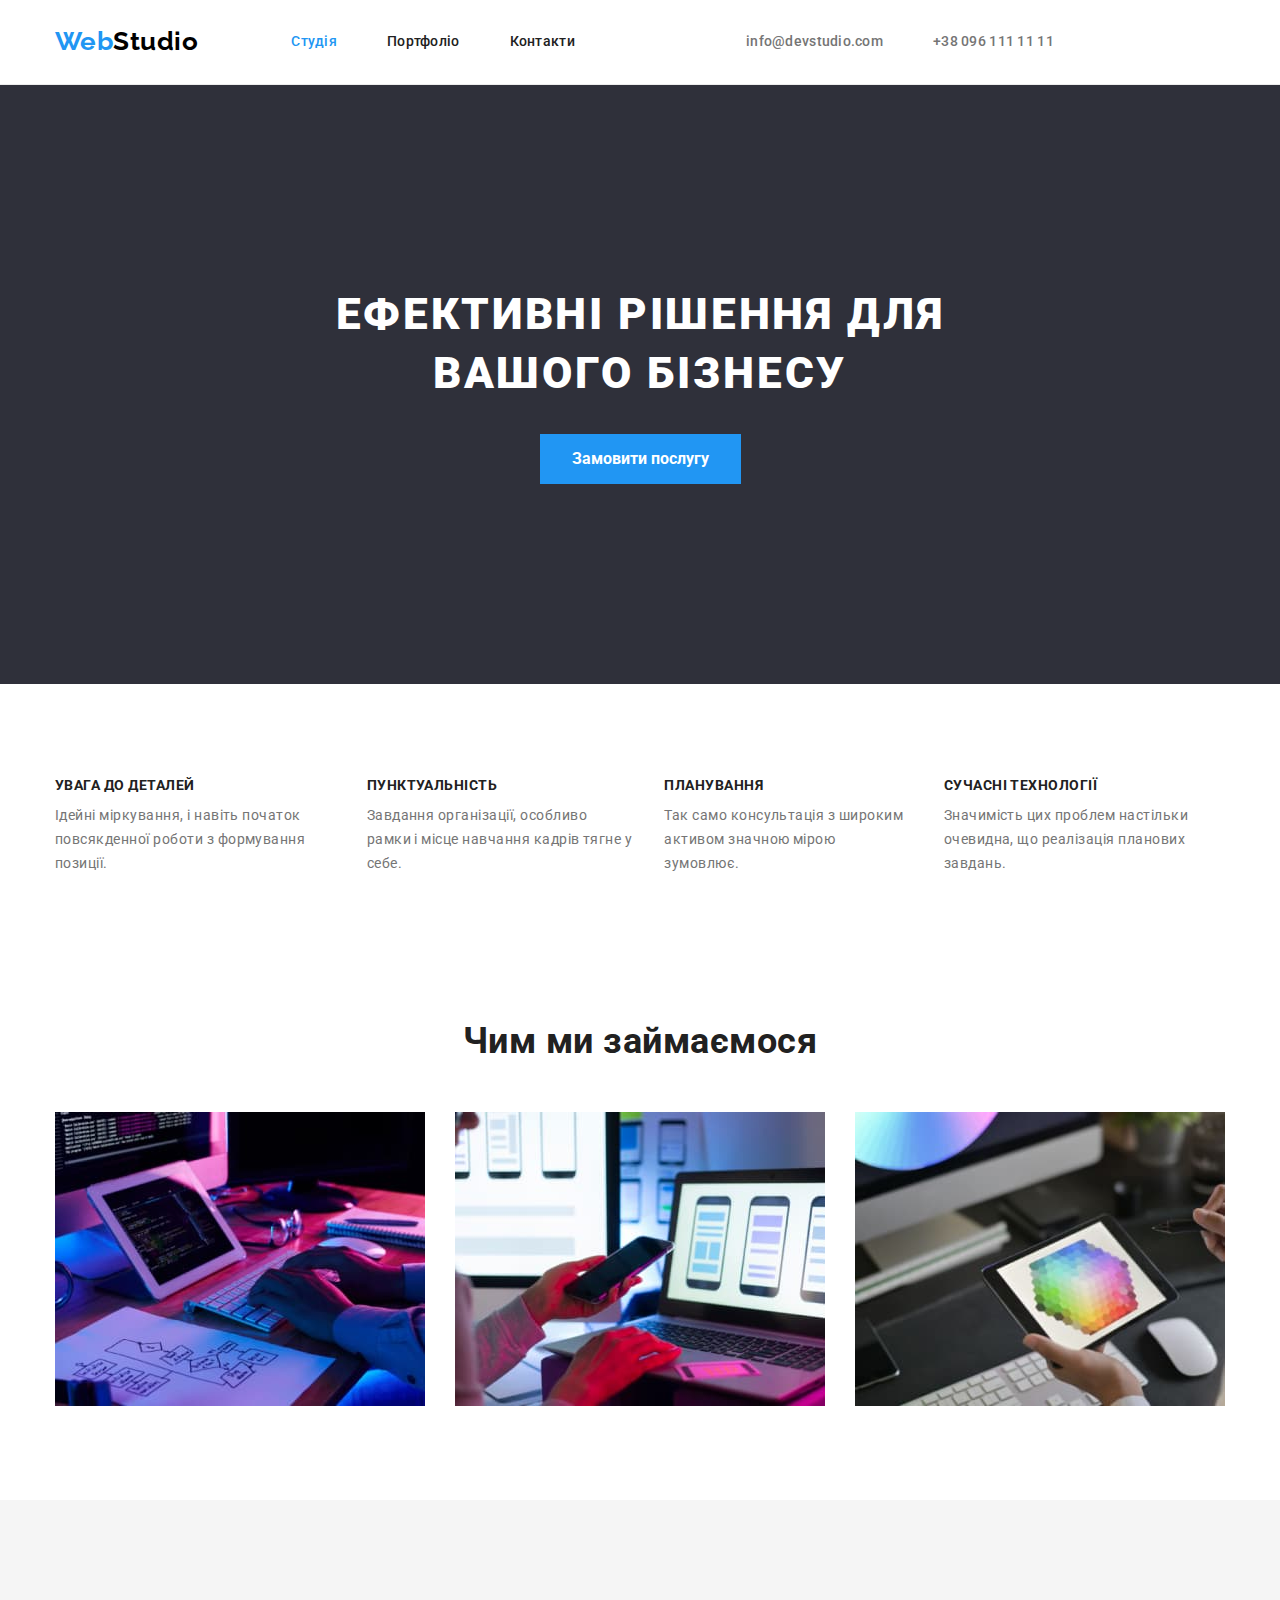
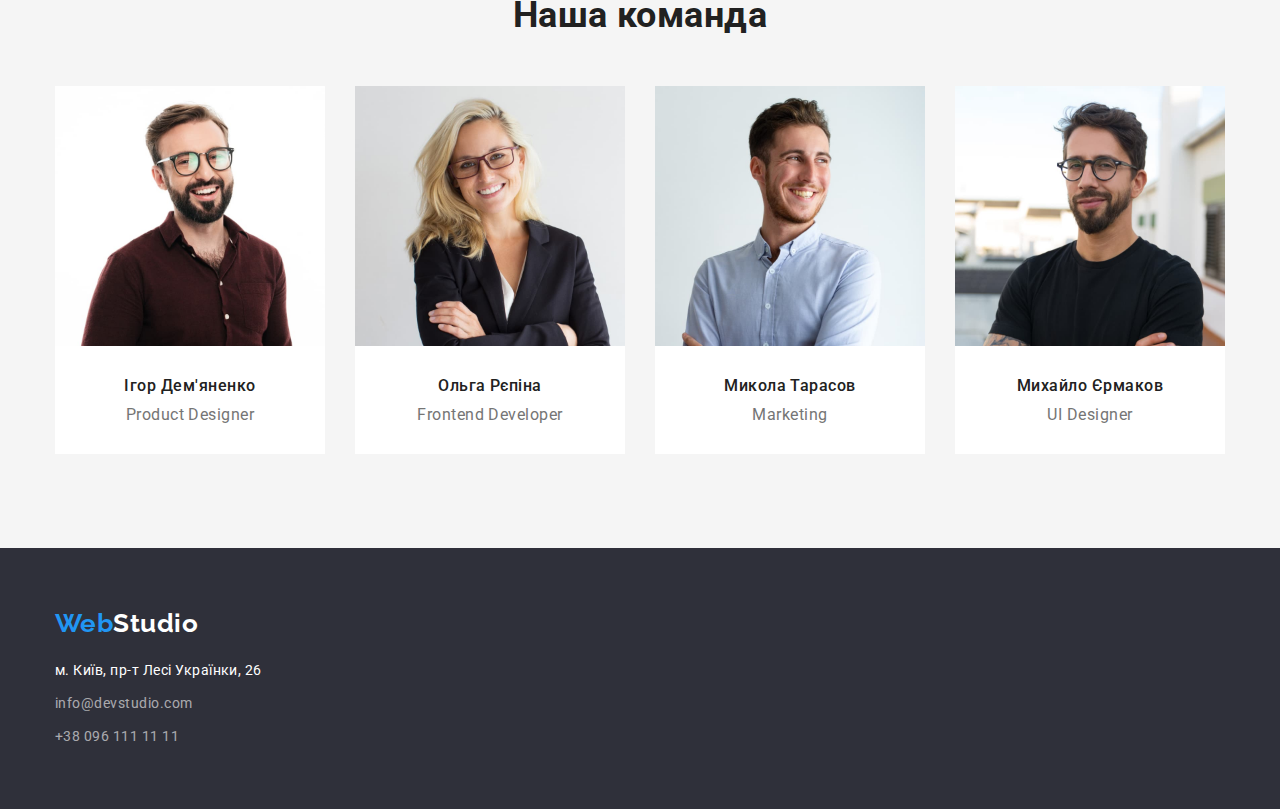
<file: index.html>
<!DOCTYPE html>
<html lang="uk">
  <head>
    <meta charset="UTF-8" />
    <meta http-equiv="X-UA-Compatible" content="IE=edge" />
    <meta name="viewport" content="width=device-width, initial-scale=1.0" />
    <title>Студія</title>
    <link rel="preconnect" href="https://fonts.googleapis.com" />
    <link rel="preconnect" href="https://fonts.gstatic.com" crossorigin />
    <link
      href="https://fonts.googleapis.com/css2?family=Raleway:wght@700&family=Roboto:wght@400;500;700;900&display=swap"
      rel="stylesheet"
    />
    <link
      rel="stylesheet"
      href="https://cdnjs.cloudflare.com/ajax/libs/modern-normalize/1.1.0/modern-normalize.min.css"
    />
    <link rel="stylesheet" href="./css/styles.css" />
  </head>
  <body>
    <header class="header">
      <div class="container header-container">
        <a lang="en" href="./index.html" class="logo"
          ><span class="blue">Web</span>Studio</a
        >
        <nav>
          <ul class="site-nav list">
            <li class="nav-item">
              <a href="./index.html" class="link current">Студія</a>
            </li>
            <li class="nav-item">
              <a href="./portfolio.html" class="link">Портфоліо</a>
            </li>
            <li class="nav-item"><a href="" class="link">Контакти</a></li>
          </ul>
        </nav>
        <div class="contacts-wrap">
          <ul class="header-contacts list">
            <li>
              <a
                href="mailto:info@devstudio.com"
                target="_blank"
                rel="noopener noreferrer nofollow"
                class="link"
                >info@devstudio.com</a
              >
            </li>
            <li>
              <a href="tel:+380961111111" class="link tel">+38 096 111 11 11</a>
            </li>
          </ul>
        </div>
      </div>
    </header>
    <main>
      <!-- Шапка секція -->
      <section class="main section">
        <div class="container">
          <h1 class="title">Ефективні рішення для вашого бізнесу</h1>
          <button type="button" class="button">Замовити послугу</button>
        </div>
      </section>
      <!-- Особливості секція -->
      <section class="features section">
        <div class="container">
          <h2 class="visually-hidden">Особливості</h2>
          <ul class="features-list list">
            <li class="features-item">
              <h3 class="title">Увага до деталей</h3>
              <p>
                Ідейні міркування, і навіть початок повсякденної роботи з
                формування позиції.
              </p>
            </li>
            <li class="features-item">
              <h3 class="title">Пунктуальність</h3>
              <p>
                Завдання організації, особливо рамки і місце навчання кадрів
                тягне у себе.
              </p>
            </li>
            <li class="features-item">
              <h3 class="title">Планування</h3>
              <p>
                Так само консультація з широким активом значною мірою зумовлює.
              </p>
            </li>
            <li class="features-item">
              <h3 class="title">Сучасні технології</h3>
              <p>
                Значимість цих проблем настільки очевидна, що реалізація
                планових завдань.
              </p>
            </li>
          </ul>
        </div>
      </section>
      <!-- Чим ми займаємось секція -->
      <section class="what-doing section">
        <div class="container">
          <h2 class="title">Чим ми займаємося</h2>
          <ul class="what-doing list">
            <li class="doing-item">
              <img
                src="./images/what-we-do-1.jpg"
                alt="Чим ми займаємося 1"
                width="370"
                height="294"
              />
            </li>
            <li class="doing-item">
              <img
                src="./images/what-we-do-2.jpg"
                alt="Чим ми займаємося 2"
                width="370"
                height="294"
              />
            </li>
            <li class="doing-item">
              <img
                src="./images/what-we-do-3.jpg"
                alt="Чим ми займаємося 3"
                width="370"
                height="294"
              />
            </li>
          </ul>
        </div>
      </section>
      <!-- Наша команда секція -->
      <section class="our-team section">
        <div class="container">
          <h2 class="title">Наша команда</h2>
          <ul class="team-list list">
            <li class="team-item">
              <img
                src="./images/our-team-1.jpg"
                alt="Ігор Дем'яненко"
                width="270"
                height="260"
              />
              <h3 class="title">Ігор Дем'яненко</h3>
              <p lang="en" class="text">Product Designer</p>
            </li>
            <li class="team-item">
              <img
                src="./images/our-team-2.jpg"
                alt="Ольга Рєпіна"
                width="270"
                height="260"
              />
              <h3 class="title">Ольга Рєпіна</h3>
              <p lang="en" class="text">Frontend Developer</p>
            </li>
            <li class="team-item">
              <img
                src="./images/our-team-3.jpg"
                alt="Микола Тарасов"
                width="270"
                height="260"
              />
              <h3 class="title">Микола Тарасов</h3>
              <p lang="en" class="text">Marketing</p>
            </li>
            <li class="team-item">
              <img
                src="./images/our-team-4.jpg"
                alt="Михайло Єрмаков"
                width="270"
                height="260"
              />
              <h3 class="title">Михайло Єрмаков</h3>
              <p lang="en" class="text">UI Designer</p>
            </li>
          </ul>
        </div>
      </section>
    </main>
    <footer class="footer">
      <div class="container">
        <a lang="en" href="./index.html" class="logo"
          ><span class="blue">Web</span>Studio</a
        >
        <address class="address">
          <ul class="address-list list">
            <li class="address-item">
              <a
                href="https://goo.gl/maps/hiiYQvztEQhM4nsk7"
                target="_blank"
                rel="noopener noreferrer nofollow"
                class="link mail"
                >м. Київ, пр-т Лесі Українки, 26</a
              >
            </li>
            <li class="address-item">
              <a
                href="mailto:info@devstudio.com"
                target="_blank"
                rel="noopener noreferrer nofollow"
                class="link"
                >info@devstudio.com</a
              >
            </li>
            <li>
              <a href="tel:+380961111111" class="link">+38 096 111 11 11</a>
            </li>
          </ul>
        </address>
      </div>
    </footer>
  </body>
</html>
</file>
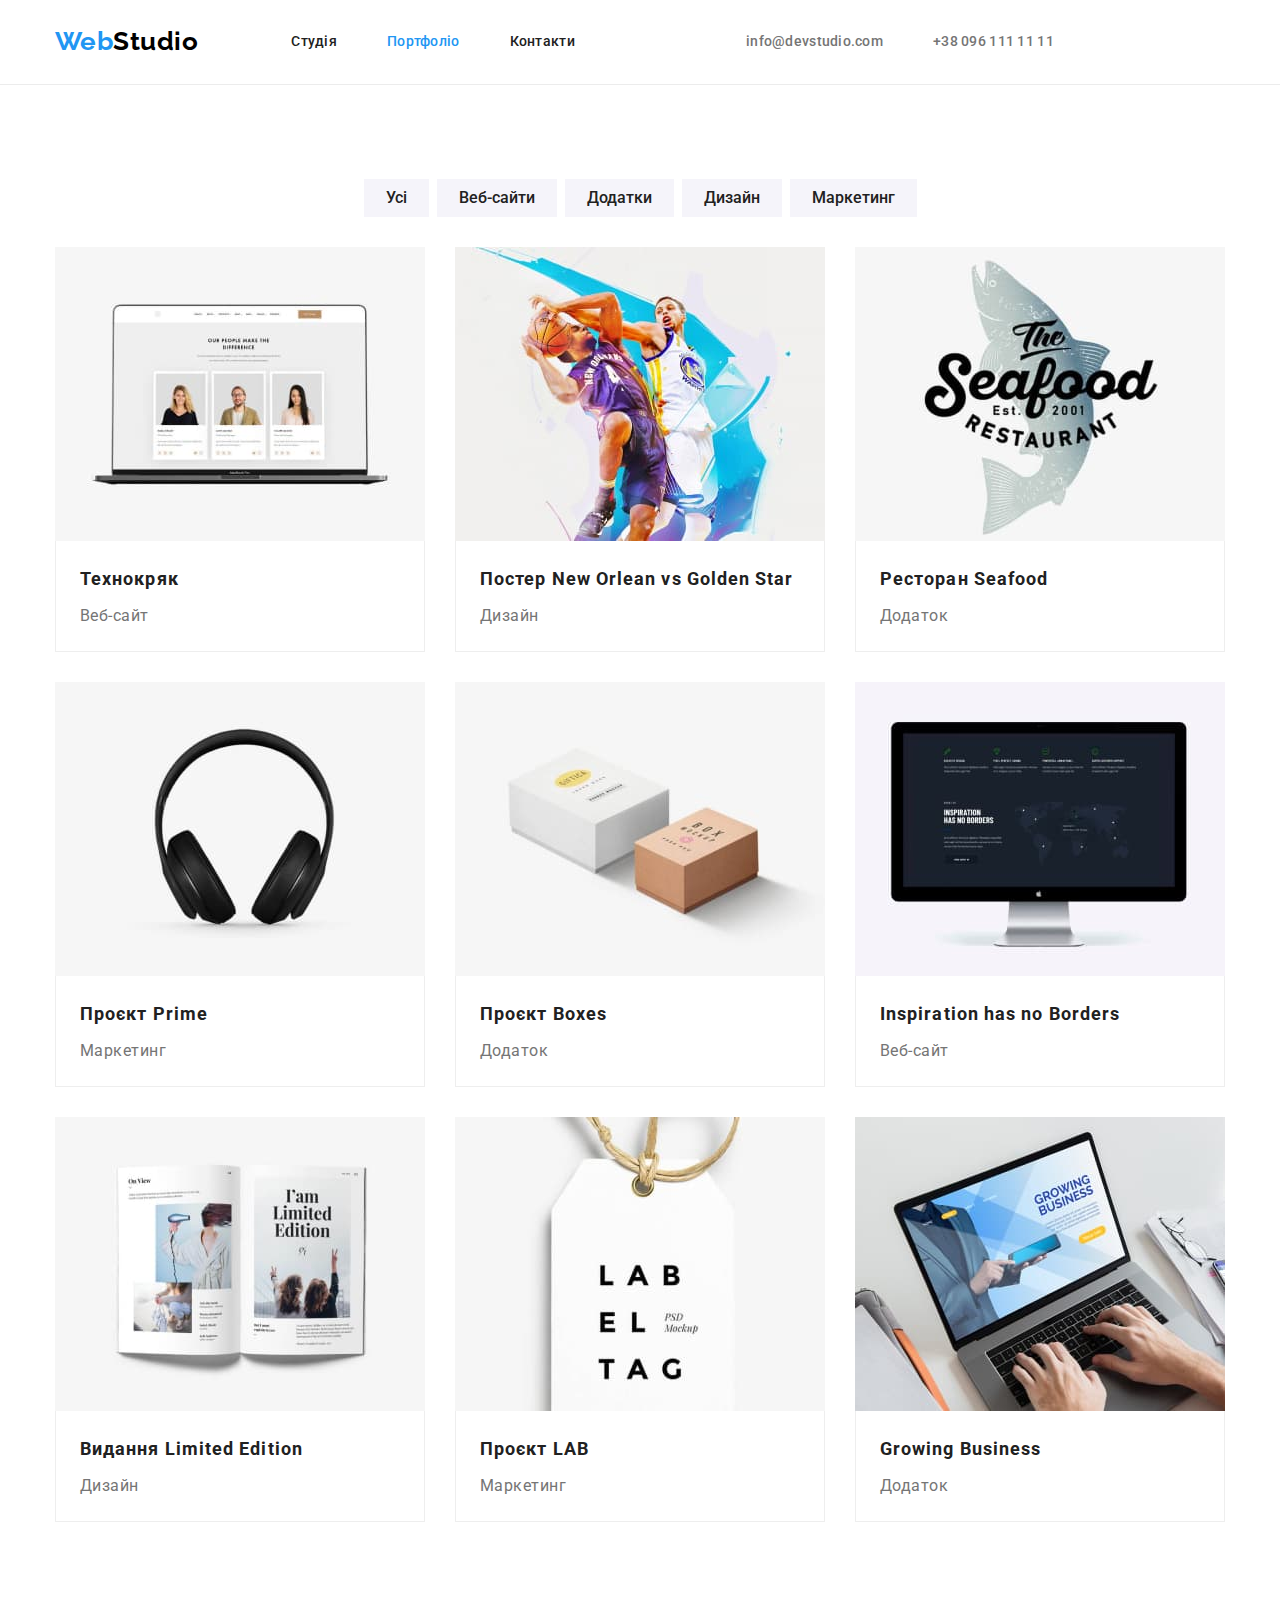
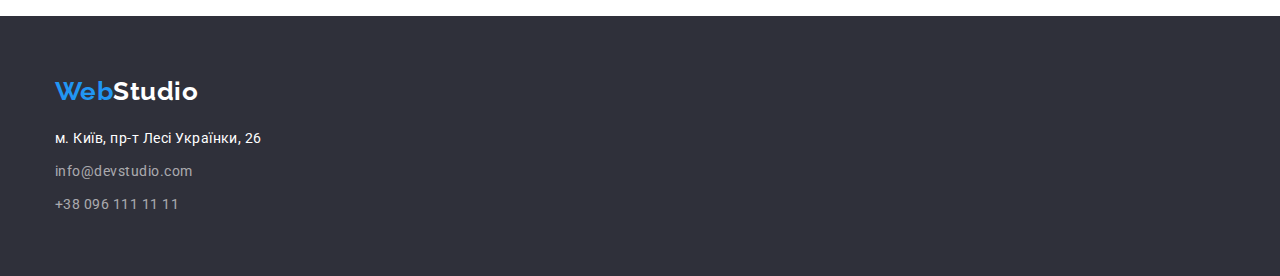
<file: portfolio.html>
<!DOCTYPE html>
<html lang="uk">
  <head>
    <meta charset="UTF-8" />
    <meta http-equiv="X-UA-Compatible" content="IE=edge" />
    <meta name="viewport" content="width=device-width, initial-scale=1.0" />
    <title>Портфоліо</title>
    <link rel="preconnect" href="https://fonts.googleapis.com" />
    <link rel="preconnect" href="https://fonts.gstatic.com" crossorigin />
    <link
      href="https://fonts.googleapis.com/css2?family=Raleway:wght@700&family=Roboto:wght@400;500;700;900&display=swap"
      rel="stylesheet"
    />
    <link
      rel="stylesheet"
      href="https://cdnjs.cloudflare.com/ajax/libs/modern-normalize/1.1.0/modern-normalize.min.css"
    />
    <link rel="stylesheet" href="./css/styles.css" />
  </head>
  <body>
    <header class="header">
      <div class="container header-container">
        <a lang="en" href="./index.html" class="logo"
          ><span class="blue">Web</span>Studio</a
        >
        <nav>
          <ul class="site-nav list">
            <li class="nav-item">
              <a href="./index.html" class="link">Студія</a>
            </li>
            <li class="nav-item">
              <a href="./portfolio.html" class="link current">Портфоліо</a>
            </li>
            <li class="nav-item"><a href="" class="link">Контакти</a></li>
          </ul>
        </nav>
        <div class="contacts-wrap">
          <ul class="header-contacts list">
            <li>
              <a
                href="mailto:info@devstudio.com"
                target="_blank"
                rel="noopener noreferrer nofollow"
                class="link"
                >info@devstudio.com</a
              >
            </li>
            <li>
              <a href="tel:+380961111111" class="link tel">+38 096 111 11 11</a>
            </li>
          </ul>
        </div>
      </div>
    </header>
    <main>
      <!-- Приклади робіт секція -->
      <section class="our-works section">
        <div class="container">
          <h1 class="visually-hidden">Приклади робіт</h1>
          <ul class="filter list">
            <li><button type="button" class="button">Усі</button></li>
            <li><button type="button" class="button">Веб-сайти</button></li>
            <li><button type="button" class="button">Додатки</button></li>
            <li><button type="button" class="button">Дизайн</button></li>
            <li><button type="button" class="button">Маркетинг</button></li>
          </ul>
          <ul class="works-list list">
            <li class="work-item">
              <img
                src="./images/portfolio/portfolio-sample-1.jpg"
                alt="Технокряк"
                width="370"
                height="294"
              />
              <div class="image-sign">
                <h2 class="title">Технокряк</h2>
                <p class="text">Веб-сайт</p>
              </div>
            </li>
            <li class="work-item">
              <img
                src="./images/portfolio/portfolio-sample-2.jpg"
                alt="Постер New Orlean vs Golden Star"
                width="370"
                height="294"
              />
              <div class="image-sign">
                <h2 class="title">
                  Постер <span lang="en">New Orlean vs Golden Star</span>
                </h2>
                <p class="text">Дизайн</p>
              </div>
            </li>
            <li class="work-item">
              <img
                src="./images/portfolio/portfolio-sample-3.jpg"
                alt="Ресторан Seafood"
                width="370"
                height="294"
              />
              <div class="image-sign">
                <h2 class="title">Ресторан <span lang="en">Seafood</span></h2>
                <p class="text">Додаток</p>
              </div>
            </li>
            <li class="work-item">
              <img
                src="./images/portfolio/portfolio-sample-4.jpg"
                alt="Проєкт Prime"
                width="370"
                height="294"
              />
              <div class="image-sign">
                <h2 class="title">Проєкт <span lang="en">Prime</span></h2>
                <p class="text">Маркетинг</p>
              </div>
            </li>
            <li class="work-item">
              <img
                src="./images/portfolio/portfolio-sample-5.jpg"
                alt="Проєкт Boxes"
                width="370"
                height="294"
              />
              <div class="image-sign">
                <h2 class="title">Проєкт <span lang="en">Boxes</span></h2>
                <p class="text">Додаток</p>
              </div>
            </li>
            <li class="work-item">
              <img
                src="./images/portfolio/portfolio-sample-6.jpg"
                alt="Inspiration has no Borders"
                width="370"
                height="294"
              />
              <div class="image-sign">
                <h2 lang="en" class="title">Inspiration has no Borders</h2>
                <p class="text">Веб-сайт</p>
              </div>
            </li>
            <li class="work-item">
              <img
                src="./images/portfolio/portfolio-sample-7.jpg"
                alt="Видання Limited Edition"
                width="370"
                height="294"
              />
              <div class="image-sign">
                <h2 class="title">
                  Видання <span lang="en">Limited Edition</span>
                </h2>
                <p class="text">Дизайн</p>
              </div>
            </li>
            <li class="work-item">
              <img
                src="./images/portfolio/portfolio-sample-8.jpg"
                alt="Проєкт LAB"
                width="370"
                height="294"
              />
              <div class="image-sign">
                <h2 class="title">Проєкт <span lang="en">LAB</span></h2>
                <p class="text">Маркетинг</p>
              </div>
            </li>
            <li class="work-item">
              <img
                src="./images/portfolio/portfolio-sample-9.jpg"
                alt="Growing Business"
                width="370"
                height="294"
              />
              <div class="image-sign">
                <h2 lang="en" class="title">Growing Business</h2>
                <p class="text">Додаток</p>
              </div>
            </li>
          </ul>
        </div>
      </section>
    </main>
    <footer class="footer">
      <div class="container">
        <a lang="en" href="./index.html" class="logo"
          ><span class="blue">Web</span>Studio</a
        >
        <address class="address">
          <ul class="address-list list">
            <li class="address-item">
              <a
                href="https://goo.gl/maps/hiiYQvztEQhM4nsk7"
                target="_blank"
                rel="noopener noreferrer nofollow"
                class="link mail"
                >м. Київ, пр-т Лесі Українки, 26</a
              >
            </li>
            <li class="address-item">
              <a
                href="mailto:info@devstudio.com"
                target="_blank"
                rel="noopener noreferrer nofollow"
                class="link"
                >info@devstudio.com</a
              >
            </li>
            <li>
              <a href="tel:+380961111111" class="link">+38 096 111 11 11</a>
            </li>
          </ul>
        </address>
      </div>
    </footer>
  </body>
</html>
</file>
<file: css/styles.css>
:root {
  --descr-text-color: #757575;
  --title-text-color: #212121;
  --color-white: #ffffff;
  --color-blue: #2196f3;
  --background-color-light: #f5f5f5;
  --backgroun-color-dark: #2f303a;
  --color-black: #000000;
}
h1,
h2,
h3,
h4,
h5,
h6,
p,
ul {
  margin: 0;
}
ul {
  padding-left: 0;
}
img {
  display: block;
}

body {
  font-family: "Roboto", sans-serif;
  letter-spacing: 0.03em;
  color: var(--descr-text-color);
}
.container {
  width: 1200px;
  margin: 0 auto;
  padding-left: 15px;
  padding-right: 15px;
}
.section {
  padding-top: 94px;
  padding-bottom: 94px;
}
.visually-hidden {
  position: absolute;
  white-space: nowrap;
  width: 1px;
  height: 1px;
  overflow: hidden;
  border: 0;
  padding: 0;
  clip: rect(0 0 0 0);
  clip-path: inset(50%);
  margin: -1px;
}
.header {
  background-color: var(--color-white);
  border-bottom: 1px solid #ececec;
}
.header-container {
  display: flex;
  align-items: center;
}
.header .logo {
  text-decoration: none;
  color: var(--color-black);
  font-family: "Raleway", sans-serif;
  font-weight: 700;
  font-size: 26px;
  line-height: 1.19;
}
.logo {
  margin-right: 93px;
}
.logo .blue {
  color: var(--color-blue);
}
/* Навігація сайта */
.list {
  list-style: none;
}
.site-nav {
  display: flex;
}
.nav-item:not(:first-child) {
  margin-left: 50px;
}
.nav-item {
  padding-top: 32px;
  padding-bottom: 32px;
}
.site-nav .link {
  text-decoration: none;
  color: var(--title-text-color);
  font-weight: 500;
  font-size: 14px;
  line-height: 1.4;
  letter-spacing: 0.02em;
}
.site-nav .link:hover,
.site-nav .link:focus {
  color: var(--color-blue);
}
.site-nav .link.current {
  color: var(--color-blue);
}
.contacts-wrap {
  margin-right: auto;
  margin-left: auto;
}
.header-contacts {
  display: flex;
}
.tel {
  margin-left: 50px;
}

.header-contacts .link {
  text-decoration: none;
  color: var(--descr-text-color);
  font-weight: 500;
  font-size: 14px;
  line-height: 1.4;
  letter-spacing: 0.02em;
}

.header-contacts .link:hover,
.header-contacts .link:focus {
  color: var(--color-blue);
}
/* Шапка секція */
.main {
  background-color: var(--backgroun-color-dark);
}
.main.section {
  padding-top: 200px;
  padding-bottom: 200px;
}
.main .title {
  color: var(--color-white);
  font-weight: 900;
  font-size: 44px;
  line-height: 1.36;
  letter-spacing: 0.06em;
  width: 696px;
  text-transform: uppercase;
  margin: 0 auto 30px;
  text-align: center;
}
.button {
  cursor: pointer;
  border: none;
}
.main .button {
  background-color: var(--color-blue);
  color: var(--color-white);
  font-weight: 700;
  font-size: 16px;
  line-height: 1.88;
  display: block;
  margin: 0 auto;
  padding: 10px 32px;
}
/* Особливості секція */
.features-list {
  font-weight: 400;
  font-size: 14px;
  line-height: 1.71;
  display: flex;
}
.features-item:not(:first-child) {
  margin-left: 30px;
}
.features-list .title {
  color: var(--title-text-color);
  font-weight: 700;
  font-size: 14px;
  line-height: 1.14;
  text-transform: uppercase;
  margin-bottom: 10px;
}
/* Чим ми займаємось секція */
.what-doing .title {
  color: var(--title-text-color);
  font-weight: 700;
  font-size: 36px;
  line-height: 1.17;
  text-align: center;
}
.what-doing.section {
  padding-top: 0;
}
.what-doing {
  display: flex;
  margin-top: 50px;
  justify-content: center;
}
.doing-item:not(:first-child) {
  margin-left: 30px;
}
/* Наша команда секція */
.our-team {
  background-color: var(--background-color-light);
}
.our-team .title {
  color: var(--title-text-color);
  font-weight: 700;
  font-size: 36px;
  line-height: 1.17;
  text-align: center;
}
.team-list .title {
  color: var(--title-text-color);
  font-weight: 500;
  font-size: 16px;
  line-height: 1.19;
  padding-top: 30px;
  padding-bottom: 10px;
}
.team-list {
  font-weight: 400;
  font-size: 16px;
  line-height: 1.19;
  text-align: center;
  display: flex;
  margin-top: 50px;
}
.team-list .text {
  padding-bottom: 30px;
}
.team-item {
  width: 270px;
  background-color: var(--color-white);
}
.team-item:not(:first-child) {
  margin-left: 30px;
}
/* Футер */
.footer {
  background-color: var(--backgroun-color-dark);
  padding-top: 60px;
  padding-bottom: 60px;
}
.footer .logo {
  text-decoration: none;
  color: var(--color-white);
  font-family: "Raleway", sans-serif;
  font-weight: 700;
  font-size: 26px;
  line-height: 1.19;
  display: inline-block;
  margin-right: 0;
  margin-bottom: 20px;
}
.address-item {
  margin-bottom: 9px;
}
.address-list .link {
  color: rgba(255, 255, 255, 0.6);
  text-decoration: none;
  font-weight: 400;
  font-size: 14px;
  line-height: 1.71;
  font-style: normal;
}
.address-list .link:hover,
.address-list .link:focus {
  color: var(--color-blue);
}
.address-list .mail {
  color: var(--color-white);
}
/* Портфоліо приклади робіт */
.filter {
  display: flex;
  justify-content: center;
}
.filter .button {
  color: var(--title-text-color);
  background-color: #f5f4fa;
  font-weight: 500;
  font-size: 16px;
  line-height: 1.62;
  padding: 6px 22px;
}
.filter li:not(:first-child) {
  margin-left: 8px;
}

.filter .button:hover,
.filter .button:focus {
  color: var(--color-white);
  background-color: var(--color-blue);
}
.works-list {
  font-weight: 400;
  font-size: 16px;
  line-height: 1.88;
  display: flex;
  flex-wrap: wrap;
}
.works-list .title {
  color: var(--title-text-color);
  font-weight: 700;
  font-size: 18px;
  line-height: 2;
  letter-spacing: 0.06em;
  padding-top: 20px;
  padding-bottom: 4px;
  padding-left: 24px;
  padding-right: 24px;
}
.works-list .text {
  padding-bottom: 20px;
  padding-left: 24px;
  padding-right: 24px;
}
.work-item {
  width: 370px;
  margin-right: 30px;
  margin-top: 30px;
}
.work-item:nth-last-child(-n + 3) {
  margin-bottom: 0;
}
.work-item:nth-child(3n) {
  margin-right: 0;
}
.image-sign {
  border-left: 1px solid #eeeeee;
  border-right: 1px solid #eeeeee;
  border-bottom: 1px solid #eeeeee;
}
</file>
